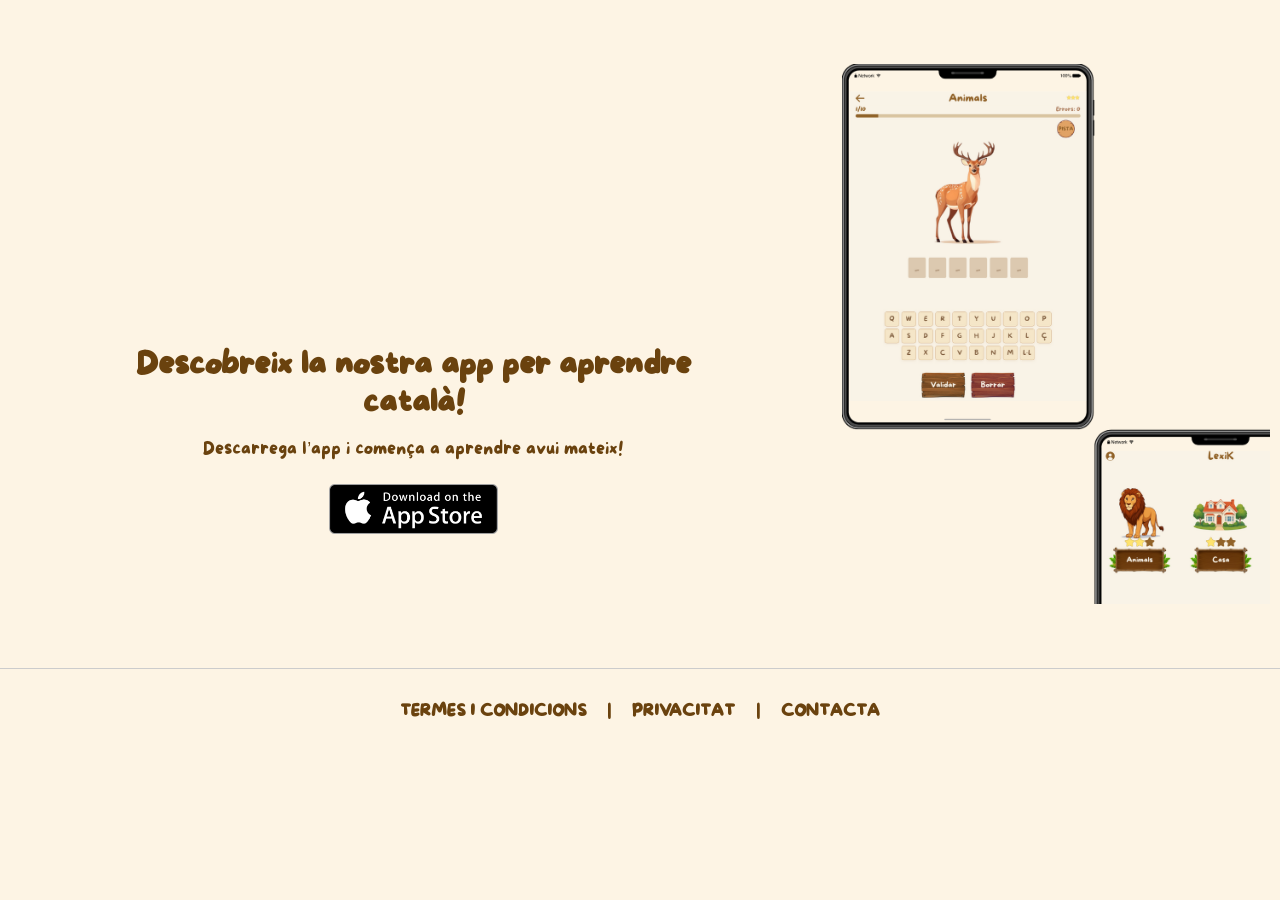
<file: index.html>
<!DOCTYPE html>
<html lang="ca">
<head>
  <meta charset="UTF-8" />
  <meta name="viewport" content="width=device-width, initial-scale=1.0"/>
  <title>LexiK - Aprèn Català</title>
  <link rel="stylesheet" href="styles.css" />
</head>
<body>
  <main class="container">
    <div class="left">
      <video autoplay muted playsinline class="logo-video">
        <source src="media/LexiK.mp4" type="video/mp4">
        El teu navegador no suporta vídeo HTML5.
      </video>
      <h1>Descobreix la nostra app per aprendre català!</h1>
      <p>Descarrega l’app i comença a aprendre avui mateix!</p>
      <a href="https://apps.apple.com/" target="_blank">
        <img src="images/appstore_button.png" alt="Download on the App Store" class="appstore" />
      </a>
    </div>
    <div class="right">
      <img src="images/screenshot_lexiK.png" alt="Pantalla de l'app" class="app-image" />
    </div>
  </main>

  <footer>
    <a href="termes.html">TERMES I CONDICIONS</a>
    <span>|</span>
    <a href="privacitat.html">PRIVACITAT</a>
    <span>|</span>
    <a href="contacte.html">CONTACTA</a>
  </footer>
</body>
</html>
</file>
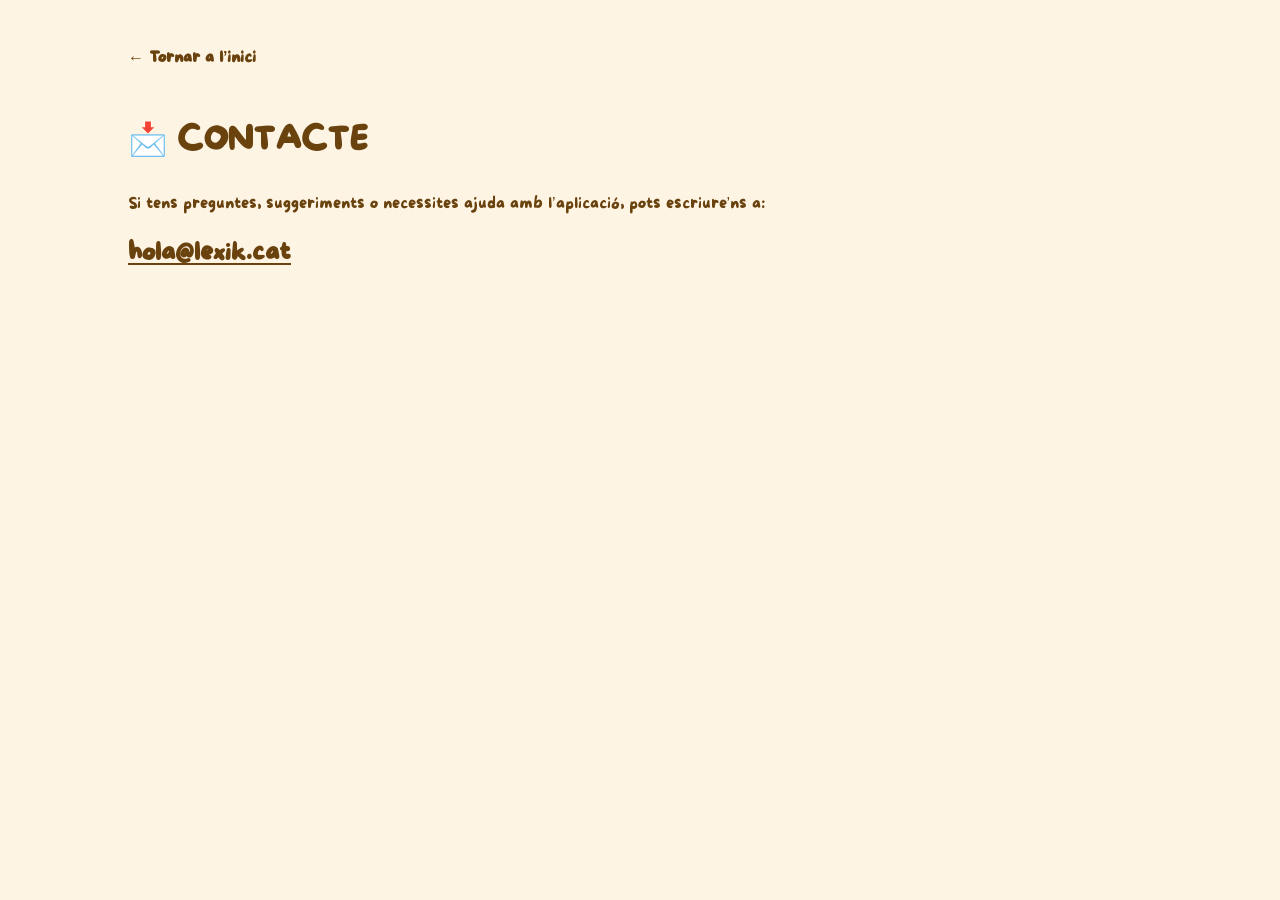
<file: contacte.html>
<!DOCTYPE html>
<html lang="ca">
<head>
  <meta charset="UTF-8" />
  <meta name="viewport" content="width=device-width, initial-scale=1.0"/>
  <title>Contacte</title>
  <link rel="stylesheet" href="styles.css" />
</head>
<body>
  <main class="legal">
    <a href="index.html" class="back-button">← Tornar a l’inici</a>

    <h1>📩 CONTACTE</h1>
    <p>Si tens preguntes, suggeriments o necessites ajuda amb l’aplicació, pots escriure’ns a:</p>
    <p><a href="mailto:hola@lexik.cat">hola@lexik.cat</a></p>
  </main>
</body>
</html>
</file>
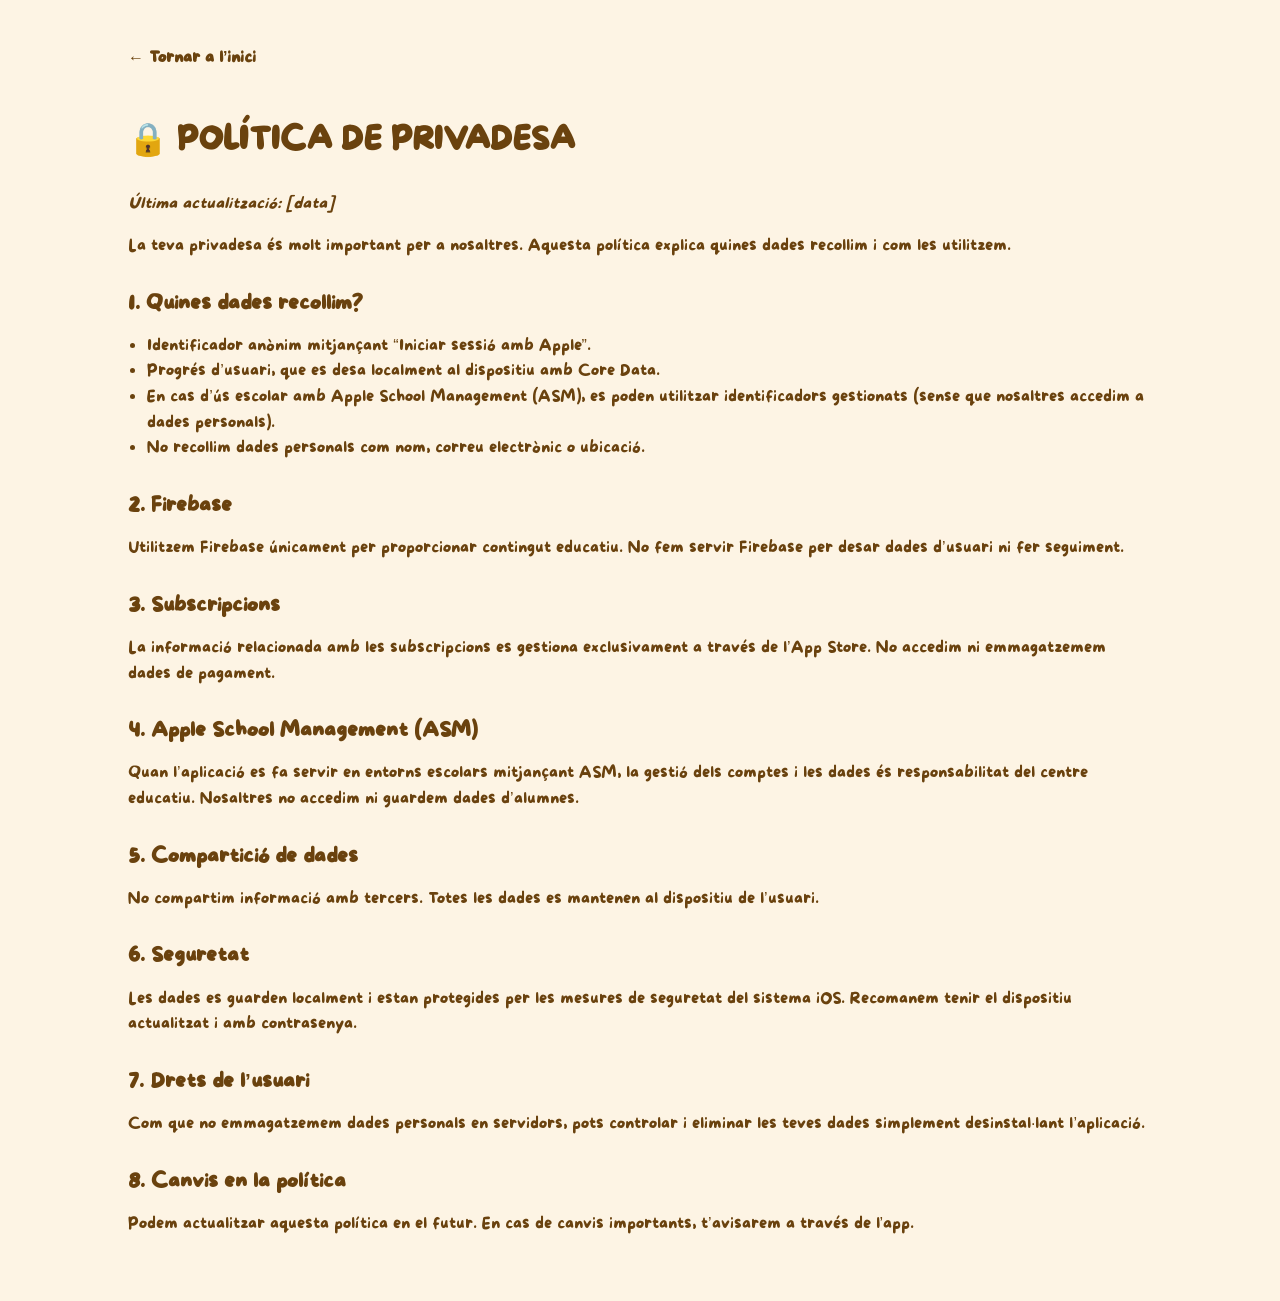
<file: privacitat.html>
<!DOCTYPE html>
<html lang="ca">
<head>
  <meta charset="UTF-8" />
  <meta name="viewport" content="width=device-width, initial-scale=1.0"/>
  <title>Política de Privadesa</title>
  <link rel="stylesheet" href="styles.css" />
</head>
<body>
  <main class="legal">
    <a href="index.html" class="back-button">← Tornar a l’inici</a>

    <h1>🔒 POLÍTICA DE PRIVADESA</h1>
    <p><em>Última actualització: [data]</em></p>
    <p>La teva privadesa és molt important per a nosaltres. Aquesta política explica quines dades recollim i com les utilitzem.</p>

    <h2>1. Quines dades recollim?</h2>
    <ul>
      <li>Identificador anònim mitjançant “Iniciar sessió amb Apple”.</li>
      <li>Progrés d’usuari, que es desa localment al dispositiu amb Core Data.</li>
      <li>En cas d’ús escolar amb Apple School Management (ASM), es poden utilitzar identificadors gestionats (sense que nosaltres accedim a dades personals).</li>
      <li>No recollim dades personals com nom, correu electrònic o ubicació.</li>
    </ul>

    <h2>2. Firebase</h2>
    <p>Utilitzem Firebase únicament per proporcionar contingut educatiu. No fem servir Firebase per desar dades d’usuari ni fer seguiment.</p>

    <h2>3. Subscripcions</h2>
    <p>La informació relacionada amb les subscripcions es gestiona exclusivament a través de l’App Store. No accedim ni emmagatzemem dades de pagament.</p>

    <h2>4. Apple School Management (ASM)</h2>
    <p>Quan l’aplicació es fa servir en entorns escolars mitjançant ASM, la gestió dels comptes i les dades és responsabilitat del centre educatiu. Nosaltres no accedim ni guardem dades d’alumnes.</p>

    <h2>5. Compartició de dades</h2>
    <p>No compartim informació amb tercers. Totes les dades es mantenen al dispositiu de l’usuari.</p>

    <h2>6. Seguretat</h2>
    <p>Les dades es guarden localment i estan protegides per les mesures de seguretat del sistema iOS. Recomanem tenir el dispositiu actualitzat i amb contrasenya.</p>

    <h2>7. Drets de l’usuari</h2>
    <p>Com que no emmagatzemem dades personals en servidors, pots controlar i eliminar les teves dades simplement desinstal·lant l’aplicació.</p>

    <h2>8. Canvis en la política</h2>
    <p>Podem actualitzar aquesta política en el futur. En cas de canvis importants, t’avisarem a través de l’app.</p>
  </main>
</body>
</html>
</file>
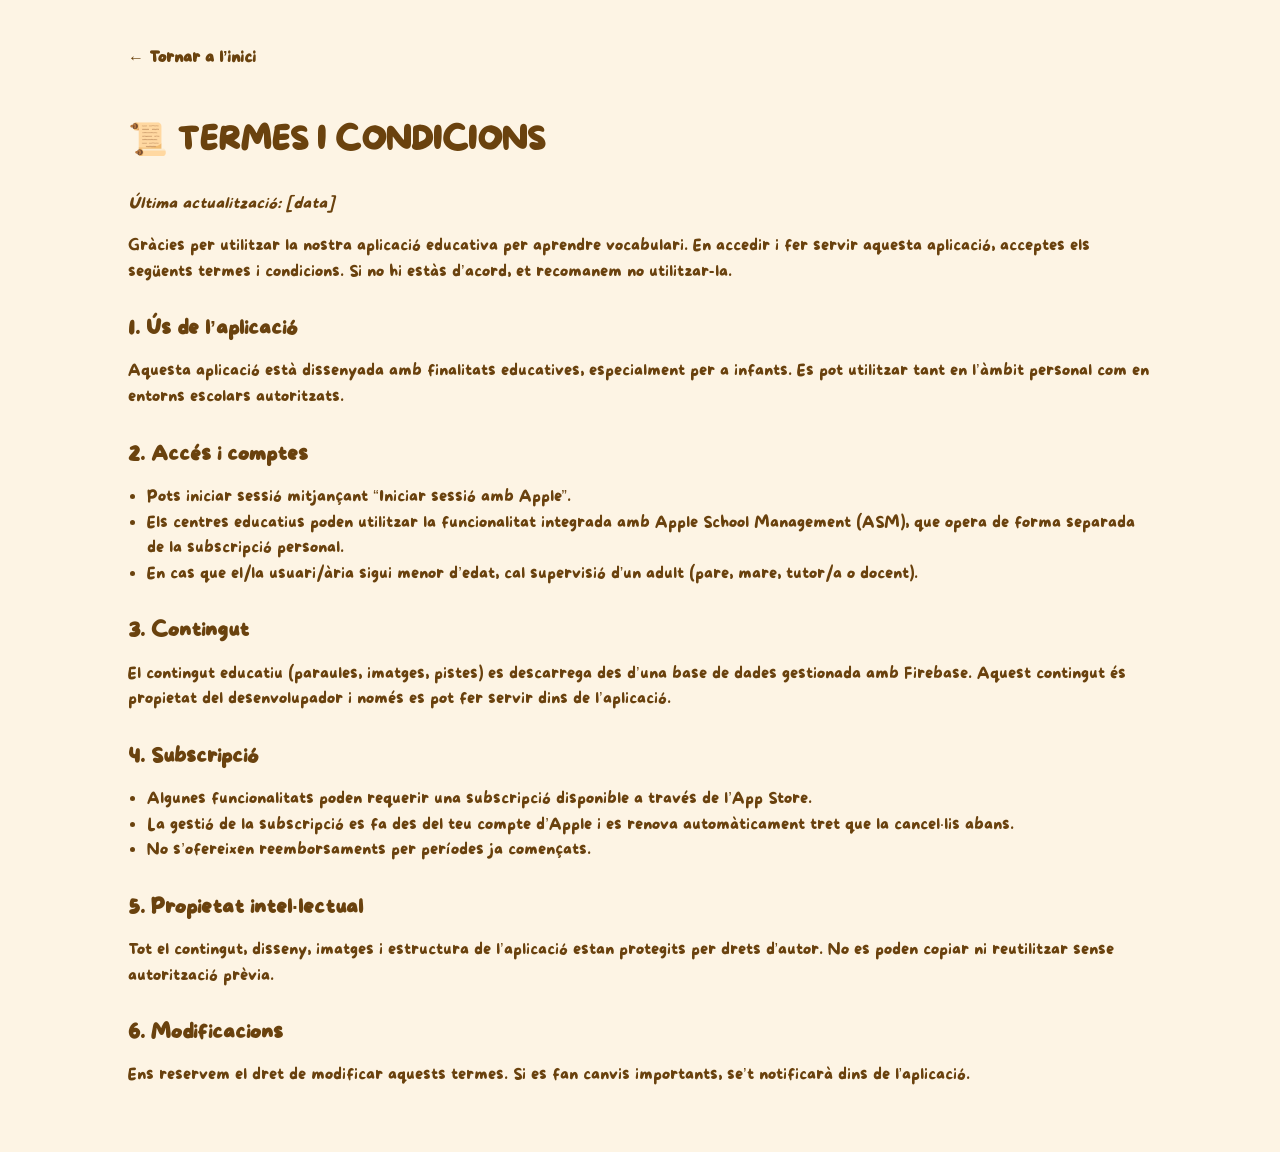
<file: termes.html>
<!DOCTYPE html>
<html lang="ca">
<head>
  <meta charset="UTF-8" />
  <meta name="viewport" content="width=device-width, initial-scale=1.0"/>
  <title>Termes i Condicions</title>
  <link rel="stylesheet" href="styles.css" />
</head>
<body>
  <main class="legal">
    <a href="index.html" class="back-button">← Tornar a l’inici</a>

    <h1>📜 TERMES I CONDICIONS</h1>
    <p><em>Última actualització: [data]</em></p>
    <p>Gràcies per utilitzar la nostra aplicació educativa per aprendre vocabulari. En accedir i fer servir aquesta aplicació, acceptes els següents termes i condicions. Si no hi estàs d’acord, et recomanem no utilitzar-la.</p>

    <h2>1. Ús de l’aplicació</h2>
    <p>Aquesta aplicació està dissenyada amb finalitats educatives, especialment per a infants. Es pot utilitzar tant en l’àmbit personal com en entorns escolars autoritzats.</p>

    <h2>2. Accés i comptes</h2>
    <ul>
      <li>Pots iniciar sessió mitjançant “Iniciar sessió amb Apple”.</li>
      <li>Els centres educatius poden utilitzar la funcionalitat integrada amb Apple School Management (ASM), que opera de forma separada de la subscripció personal.</li>
      <li>En cas que el/la usuari/ària sigui menor d’edat, cal supervisió d’un adult (pare, mare, tutor/a o docent).</li>
    </ul>

    <h2>3. Contingut</h2>
    <p>El contingut educatiu (paraules, imatges, pistes) es descarrega des d’una base de dades gestionada amb Firebase. Aquest contingut és propietat del desenvolupador i només es pot fer servir dins de l’aplicació.</p>

    <h2>4. Subscripció</h2>
    <ul>
      <li>Algunes funcionalitats poden requerir una subscripció disponible a través de l’App Store.</li>
      <li>La gestió de la subscripció es fa des del teu compte d’Apple i es renova automàticament tret que la cancel·lis abans.</li>
      <li>No s’ofereixen reemborsaments per períodes ja començats.</li>
    </ul>

    <h2>5. Propietat intel·lectual</h2>
    <p>Tot el contingut, disseny, imatges i estructura de l’aplicació estan protegits per drets d’autor. No es poden copiar ni reutilitzar sense autorització prèvia.</p>

    <h2>6. Modificacions</h2>
    <p>Ens reservem el dret de modificar aquests termes. Si es fan canvis importants, se’t notificarà dins de l’aplicació.</p>
  </main>
</body>
</html>
</file>
<file: styles.css>
@font-face {
  font-family: 'More Sugar';
  src: url('fonts/MoreSugar-Regular.ttf') format('truetype');
  font-weight: normal;
  font-style: normal;
}

body {
  margin: 0;
  font-family: 'More Sugar', sans-serif;
  background-color: #fdf4e4;
  color: #6a420e;
}

.container {
  display: flex;
  align-items: center;
  justify-content: space-between;
  padding: 4rem 5% 4rem 10%;
  flex-wrap: wrap;
}

.left {
  flex: 1;
  min-width: 300px;
  text-align: center;
}

.left h1 {
  font-size: 2rem;
  font-weight: bold;
  margin: 1rem 0;
}

.left p {
  font-size: 1.1rem;
  margin-bottom: 1.5rem;
}

.appstore {
  height: 50px;
}

.logo-video {
  width: 400px;
  height: auto;
  display: block;
  margin: 0 auto 1rem;
}

.circle {
  width: 100%;
  height: 100%;
  background: #555;
  border-radius: 50%;
}

.triangle {
  position: absolute;
  top: 50%;
  left: 50%;
  transform: translate(-35%, -50%);
  width: 0;
  height: 0;
  border-left: 15px solid white;
  border-top: 10px solid transparent;
  border-bottom: 10px solid transparent;
}

.right {
  flex: 1;
  min-width: 300px;
  display: flex;
  justify-content: flex-end;  /* alinea totalmente a la derecha */
  align-items: flex-start;
  text-align: right;
  margin-right: -5%; /* empuja la imagen fuera del contenedor */
}

.app-image {
  max-width: 75%;    /* reduce tamaño visual */
  height: auto;
  margin: 0;
}

footer {
  text-align: center;
  padding: 2rem 0;
  font-weight: bold;
  border-top: 1px solid #ccc;
}

footer a {
  color: #6a420e;
  text-decoration: none;
  margin: 0 1rem;
}



.legal {
  padding: 3rem 10%;
  background-color: #fdf4e4;
  font-family: 'More Sugar', sans-serif;
  color: #6a420e;
}

.legal h1 {
  font-size: 2rem;
  margin-bottom: 2rem;
}

.legal h2 {
  font-size: 1.3rem;
  margin-top: 2rem;
}

.legal p, .legal ul {
  font-size: 1rem;
  line-height: 1.6;
}

.legal ul {
  padding-left: 1.2rem;
}

.back-button {
  display: inline-block;
  margin-bottom: 2rem;
  text-decoration: none;
  color: #6a420e;
  font-weight: bold;
  font-size: 1rem;
}


.legal a[href^="mailto:"] {
  color: #6a420e; /* el color que tú quieras */
  font-weight: bold;
  text-decoration: underline;
  font-size: 1.6rem;
}



@keyframes fadeInDown {
  0% {
    opacity: 0;
    transform: translateY(-20px);
  }
  100% {
    opacity: 1;
    transform: translateY(0);
  }
}

@keyframes fadeInUp {
  0% {
    opacity: 0;
    transform: translateY(20px);
  }
  100% {
    opacity: 1;
    transform: translateY(0);
  }
}


.left > * {
  animation: fadeInDown 1s ease forwards;
  opacity: 0;
}

.left h1 {
  animation-delay: 0.2s;
}

.left p {
  animation-delay: 0.4s;
}

.left a {
  animation-delay: 0.6s;
}

.app-image {
  opacity: 0;
  animation: fadeInUp 1s ease forwards;
  animation-delay: 0.6s;
}
</file>
